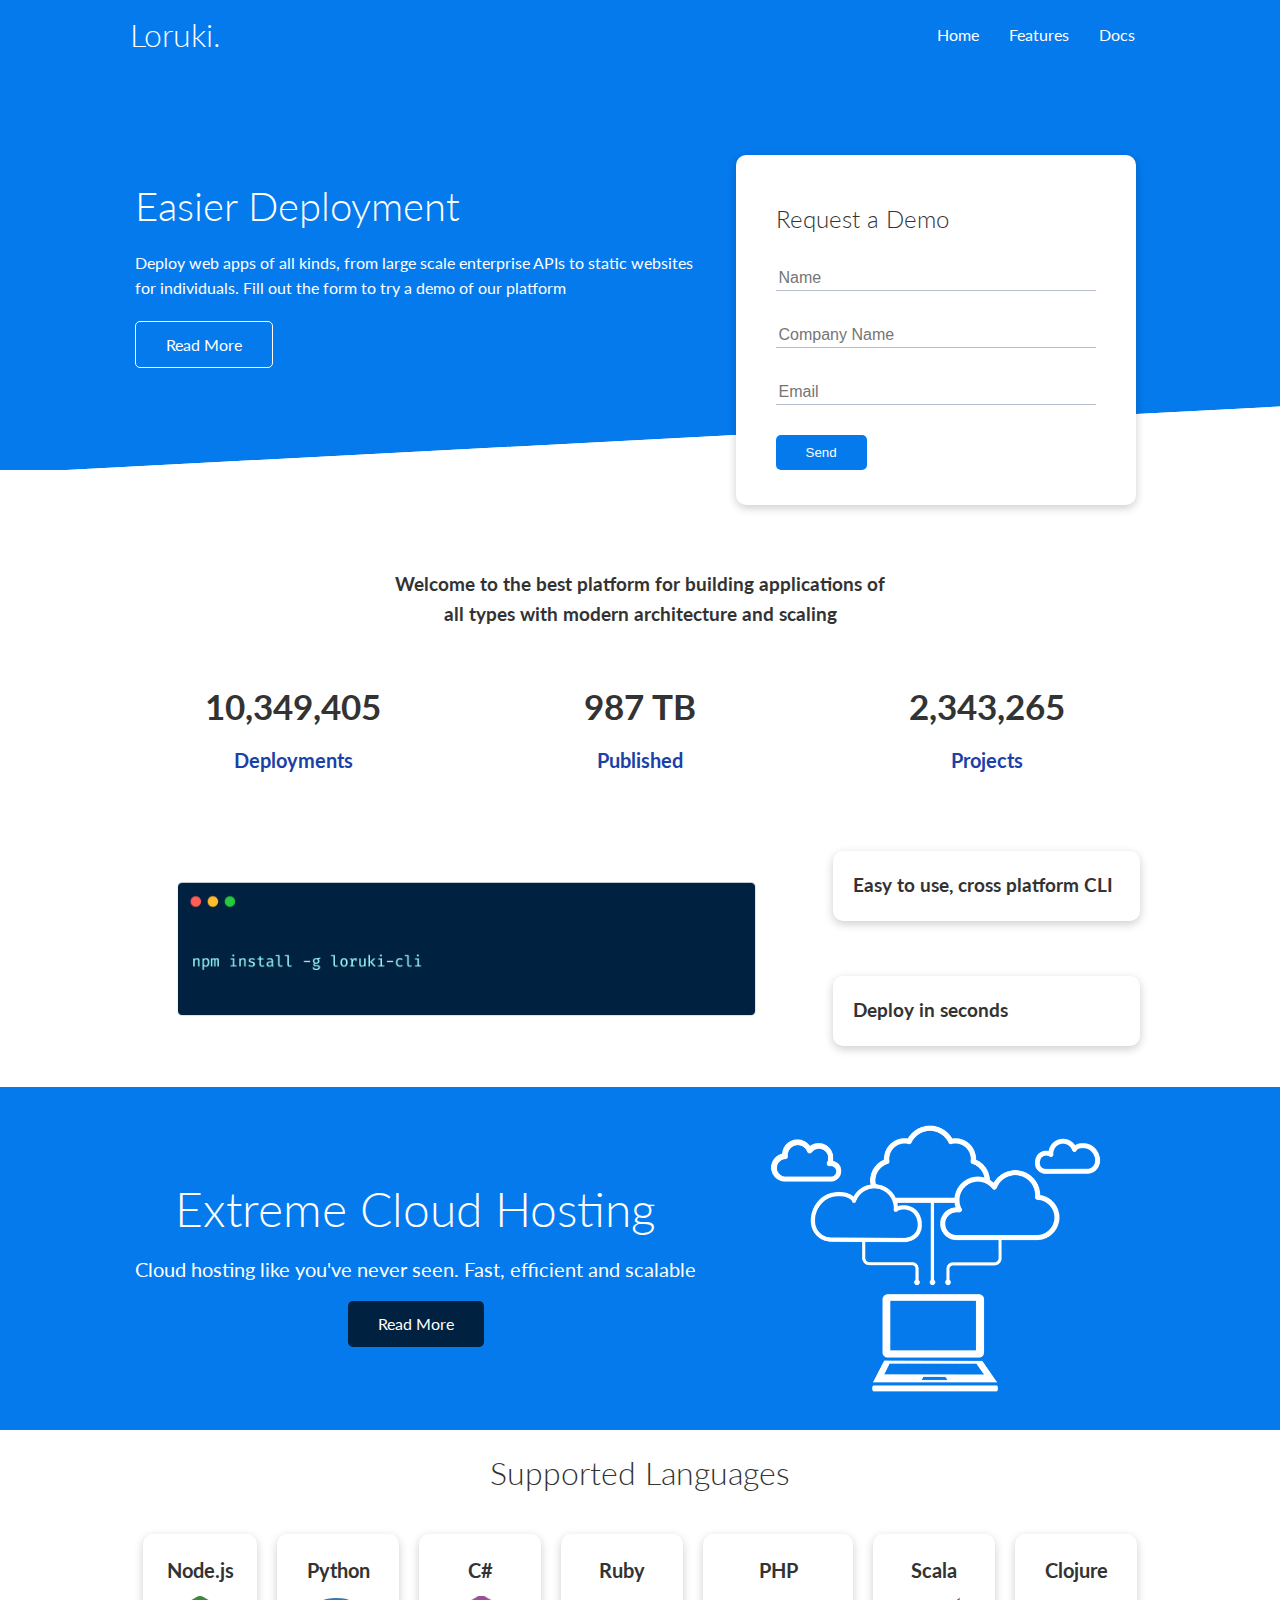
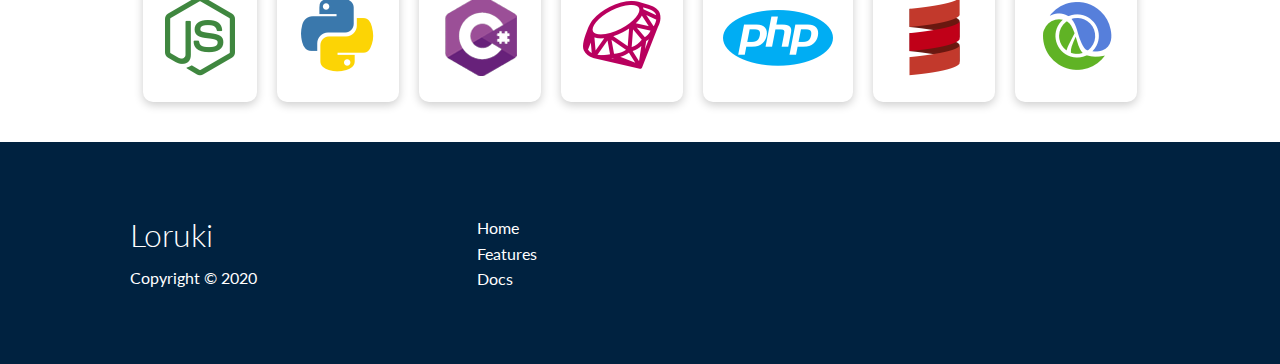
<file: loruki-website-master/index.html>
<!DOCTYPE html>
<html lang="en">
<head>
    <meta charset="UTF-8">
    <meta name="viewport" content="width=device-width, initial-scale=1.0">
    <link rel="stylesheet" href="https://cdnjs.cloudflare.com/ajax/libs/font-awesome/5.15.1/css/all.min.css" integrity="sha512-+4zCK9k+qNFUR5X+cKL9EIR+ZOhtIloNl9GIKS57V1MyNsYpYcUrUeQc9vNfzsWfV28IaLL3i96P9sdNyeRssA==" crossorigin="anonymous" />
    <link rel="stylesheet" href="css/utilities.css">
    <link rel="stylesheet" href="css/style.css">
    <title>Loruki | Cloud Hosting For Everyone</title>
</head>
<body>
    <!-- Navbar -->
    <div class="navbar">
        <div class="container flex">
            <h1 class="logo">Loruki.</h1>
            <nav>
                <ul>
                    <li><a href="index.html">Home</a></li>
                    <li><a href="features.html">Features</a></li>
                    <li><a href="docs.html">Docs</a></li>
                </ul>
            </nav>
        </div>
    </div>
    
    <!-- Showcase -->
    <section class="showcase">
        <div class="container grid">
            <div class="showcase-text">
                <h1>Easier Deployment</h1>
                <p>Deploy web apps of all kinds, from large scale enterprise APIs to static websites for individuals. Fill out the form to try a demo of our platform</p>
                <a href="features.html" class="btn btn-outline">Read More</a>
            </div>

            <div class="showcase-form card">
                <h2>Request a Demo</h2>
                 <!--  <form name="contact" netlify-honeypot="bot-field" method="POST" data-netlify="true">
                    <input type="hidden" name="form-name" value="contact">
                    <p class="hidden">
                        <label>Don’t fill this out if you're human: <input name="bot-field" /></label>
                      </p>
                    <div class="form-control">
                        <input type="text" name="name" placeholder="Name" required>
                    </div>
                    <div class="form-control">
                        <input type="text" name="company" placeholder="Company Name" required>
                    </div>
                    <div class="form-control">
                        <input type="email" name="email" placeholder="Email" required>
                    </div>
                    <input type="submit" value="Send" class="btn btn-primary">
                </form> -->
                 <form>
                    <div class="form-control">
                        <input type="text" name="name" placeholder="Name" required>
                    </div>
                    <div class="form-control">
                        <input type="text" name="company" placeholder="Company Name" required>
                    </div>
                    <div class="form-control">
                        <input type="email" name="email" placeholder="Email" required>
                    </div>
                    <input type="submit" value="Send" class="btn btn-primary">
                </form>
            </div>
        </div>
    </section>

    <!-- Stats -->
    <section class="stats">
        <div class="container">
            <h3 class="stats-heading text-center my-1">
                Welcome to the best platform for building applications of all types with modern architecture and scaling
            </h3>

            <div class="grid grid-3 text-center my-4">
                <div>
                    <i class="fas fa-server fa-3x"></i>
                    <h3>10,349,405</h3>
                    <p class="text-secondary">Deployments</p>
                </div>
                <div>
                    <i class="fas fa-upload fa-3x"></i>
                    <h3>987 TB</h3>
                    <p class="text-secondary">Published</p>
                </div>
                <div>
                    <i class="fas fa-project-diagram fa-3x"></i>
                    <h3>2,343,265</h3>
                    <p class="text-secondary">Projects</p>
                </div>
            </div>
        </div>
    </section>

    <!-- Cli -->
    <section class="cli">
        <div class="container grid">
            <img src="images/cli.png" alt="">
            <div class="card">
                <h3>Easy to use, cross platform CLI</h3>
            </div>
            <div class="card">
                <h3>Deploy in seconds</h3>
            </div>
        </div>
    </section>

    <!-- Cloud -->
    <section class="cloud bg-primary my-2 py-2">
        <div class="container grid">
            <div class="text-center">
                <h2 class="lg">Extreme Cloud Hosting</h2>
                <p class="lead my-1">Cloud hosting like you've never seen. Fast, efficient and scalable</p>
                <a href="features.html" class="btn btn-dark">Read More</a>
            </div>
            <img src="images/cloud.png" alt="">
        </div>
    </section>

    <!-- Languages -->
    <section class="languages">
        <h2 class="md text-center my-2">
            Supported Languages
        </h2>
        <div class="container flex">
            <div class="card">
                <h4>Node.js</h4>
                <img src="images/logos/node.png" alt="">
            </div>
            <div class="card">
                <h4>Python</h4>
                <img src="images/logos/python.png" alt="">
              </div>
              <div class="card">
                <h4>C#</h4>
                <img src="images/logos/csharp.png" alt="">
              </div>
              <div class="card">
                <h4>Ruby</h4>
                <img src="images/logos/ruby.png" alt="">
              </div>
              <div class="card">
                <h4>PHP</h4>
                <img src="images/logos/php.png" alt="">
              </div>
              <div class="card">
                <h4>Scala</h4>
                <img src="images/logos/scala.png" alt="">
              </div>
              <div class="card">
                <h4>Clojure</h4>
                <img src="images/logos/clojure.png" alt="">
              </div>
        </div>
    </section>

    <!-- Footer -->
    <footer class="footer bg-dark py-5">
        <div class="container grid grid-3">
            <div>
                <h1>Loruki
                </h1>
                <p>Copyright &copy; 2020</p>
            </div>
            <nav>
                <ul>
                    <li><a href="index.html">Home</a></li>
                    <li><a href="features.html">Features</a></li>
                    <li><a href="docs.html">Docs</a></li>
                </ul>
            </nav>
            <div class="social">
                <a href="#"><i class="fab fa-github fa-2x"></i></a>
                <a href="#"><i class="fab fa-facebook fa-2x"></i></a>
                <a href="#"><i class="fab fa-instagram fa-2x"></i></a>
                <a href="#"><i class="fab fa-twitter fa-2x"></i></a>
            </div>
        </div>
    </footer>
</body>
</html>
</file>
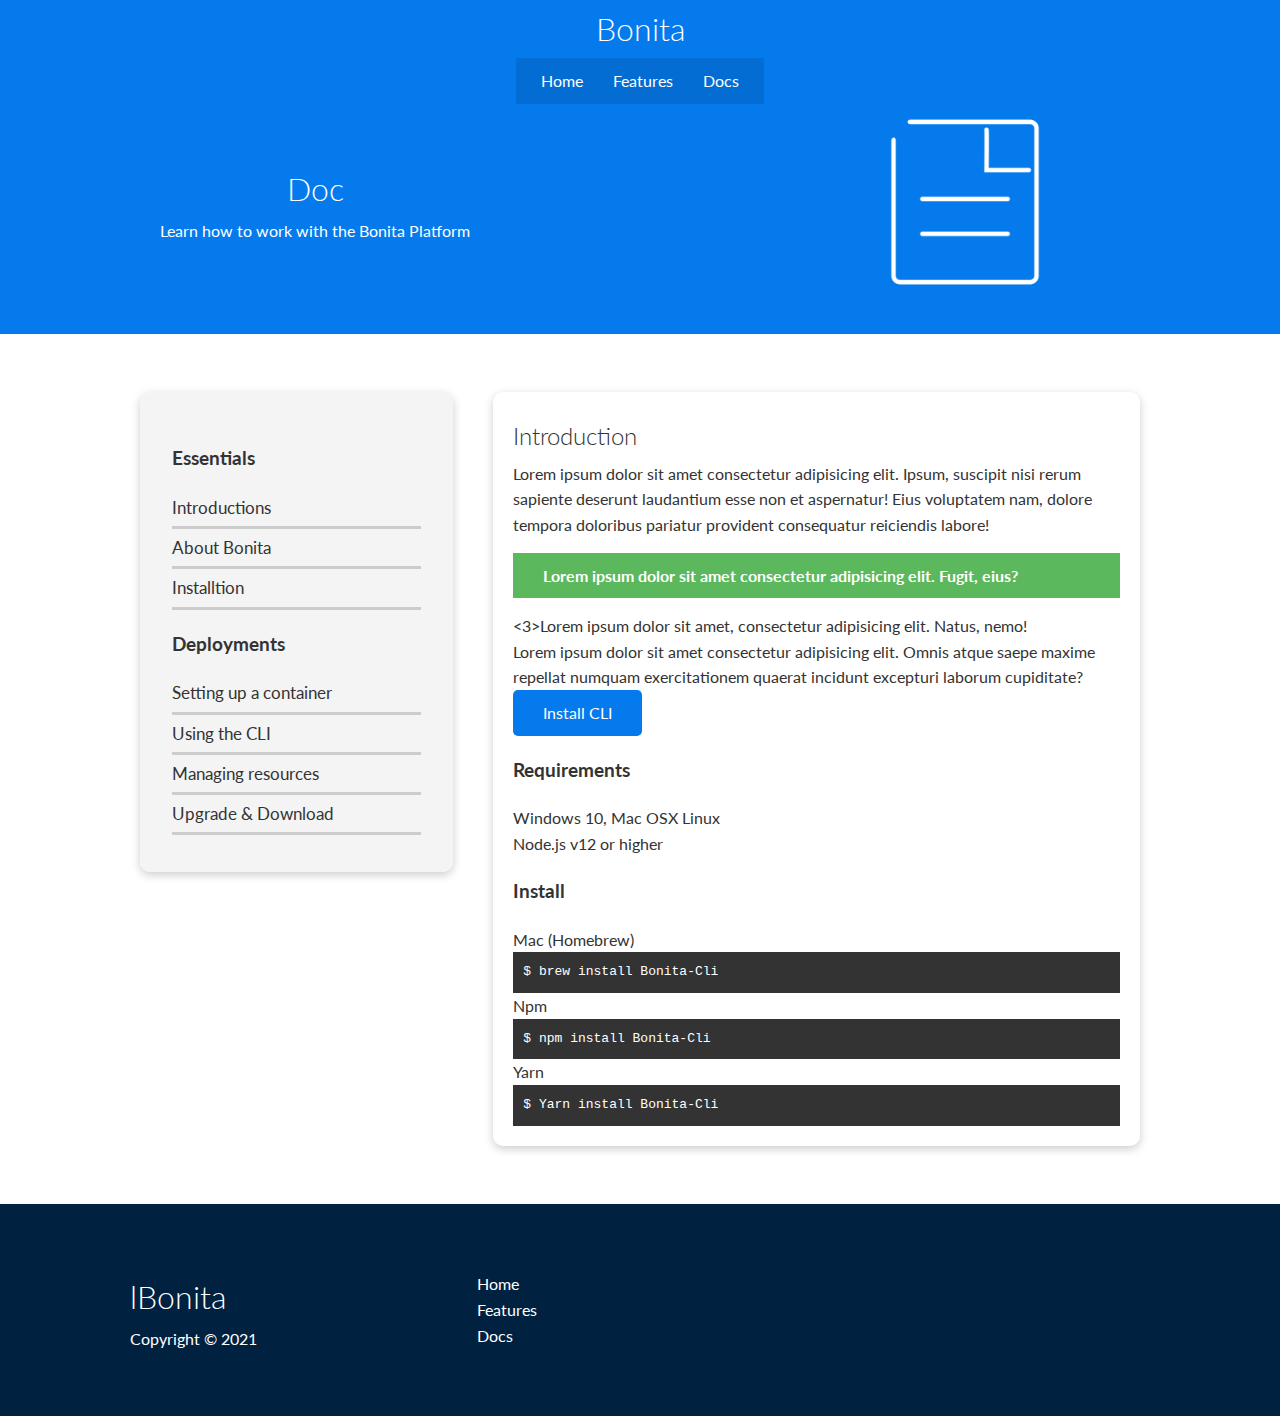
<file: css/Doc.html>
<!DOCTYPE html>
<html lang="en">
<head>
    <meta charset="UTF-8">
    <meta name="viewport" content="width=device-width, initial-scale=1.0">
    <link rel="stylesheet" href="../css/utilitites.css">
    <link rel="stylesheet" href="../css/style.css">
    <link rel="stylesheet" href="https://cdnjs.cloudflare.com/ajax/libs/font-awesome/5.15.1/css/all.min.css" integrity="sha512-+4zCK9k+qNFUR5X+cKL9EIR+ZOhtIloNl9GIKS57V1MyNsYpYcUrUeQc9vNfzsWfV28IaLL3i96P9sdNyeRssA==" crossorigin="anonymous" />
    <title>Loruki | Cloud hosting for everyone</title>
</head>
<body>
     <!-- Navbar -->
        <div class="navbar">
            <div class="contianer flex">
                <h1 class="logo">Bonita</h1>
                <nav>
                    <ul>
                        <li><a href="index.html">Home</a></li>
                        <li><a href="features.html">Features</a></li>
                        <li><a href="docs.html">Docs</a></li>
                    </ul>
                </nav>
            </div>

        </div>
 <!-- Head -->
 <section class="doc-head bg-primary py-3">
     <div class="contain grid">
        <div>
            <h1 class="xl">Doc</h1>
            <p>Learn how to work with the Bonita Platform</p>
        </div>
        <img src="..//loruki-website-master/images/docs.png"
     </div>
 </section>

 <!-- Doc main -->
 <section class="doc-main my-4">
     <div class="container grid">
         <div class="card bg-light p-3">
             <h3 class="my-2">Essentials</h3>
             <nav>
                 <ul><a class="text-primary">
                     <li><a href="#">Introductions</a></li>
                     <li><a href="#">About Bonita</a></li>
                     <li><a href="#">Installtion</a></li>
                 </ul>
             </nav>
             <h3 class="my-2">Deployments</h3>
             <nav>
                 <ul>
                     <li><a href="#">Setting up a container</a></li>
                     <li><a href="#">Using the CLI</a></li>
                     <li><a href="#">Managing resources</a></li>
                     <li><a href="#">Upgrade & Download</a></li>
                     
                 </ul>
             </nav>
         </div>
         <div class="card">
             <h2>Introduction</h2>
             <p>Lorem ipsum dolor sit amet consectetur adipisicing elit. Ipsum, 
                 suscipit nisi rerum sapiente deserunt laudantium esse non et aspernatur! 
                 Eius voluptatem nam, dolore tempora doloribus pariatur provident 
                 consequatur reiciendis labore!</p>

                 <div class="alert alert-success">
                     <i class="fas fa-info"></i> Lorem ipsum dolor sit amet consectetur adipisicing elit. Fugit, eius?
                 </div>

                 <3>Lorem ipsum dolor sit amet, consectetur adipisicing elit. Natus, nemo!</3>
                 <p>Lorem ipsum dolor sit amet consectetur adipisicing elit. Omnis atque saepe 
                     maxime repellat numquam exercitationem quaerat incidunt 
                     excepturi laborum cupiditate?</p>
                     <a href="#" class="btn btn-primary">Install CLI</a>

                     <h3>Requirements</h3>
                     <ul>
                         <li>Windows 10, Mac OSX Linux</li>
                         <li>Node.js v12 or higher</li>
                     </ul>

                     <h3>Install</h3>
                     <p>Mac (Homebrew)</p>
                     <pre>$ brew install Bonita-Cli<code></code></pre>
                     <p>Npm </p>
                     <pre>$ npm install Bonita-Cli<code></code></pre>
                     <p>Yarn</p>
                     <pre>$ Yarn install Bonita-Cli<code></code></pre>
         </div>
     </div>
 </section>
 
        <!-- Footer -->
        <footer class="footer bg-dark py-5">
            <div class="container grid grid-3">
             <div> 
               <h1>lBonita</h1>
            <p>Copyright &copy; 2021 </p>
            </div>
            <nav>
                <ul>
                    <li><a href="index.html">Home</a></li>
                    <li><a href="features.html">Features</a></li>
                    <li><a href="docs.html">Docs</a></li>
                </ul>
            </nav>
            <div class="social">
                <a href="#"><i class="fab fa-twitter fa-2x"></i></a>
                <a href="#"><i class="fab fa-facebook fa-2x"></i></a>
                <a href="#"><i class="fab fa-instagram fa-2x"></i></a>
                <a href="#"><i class="fab fa-github fa-2x"></i></a>
            </div>
             </div>
        </footer>
</body>
</html>
</file>
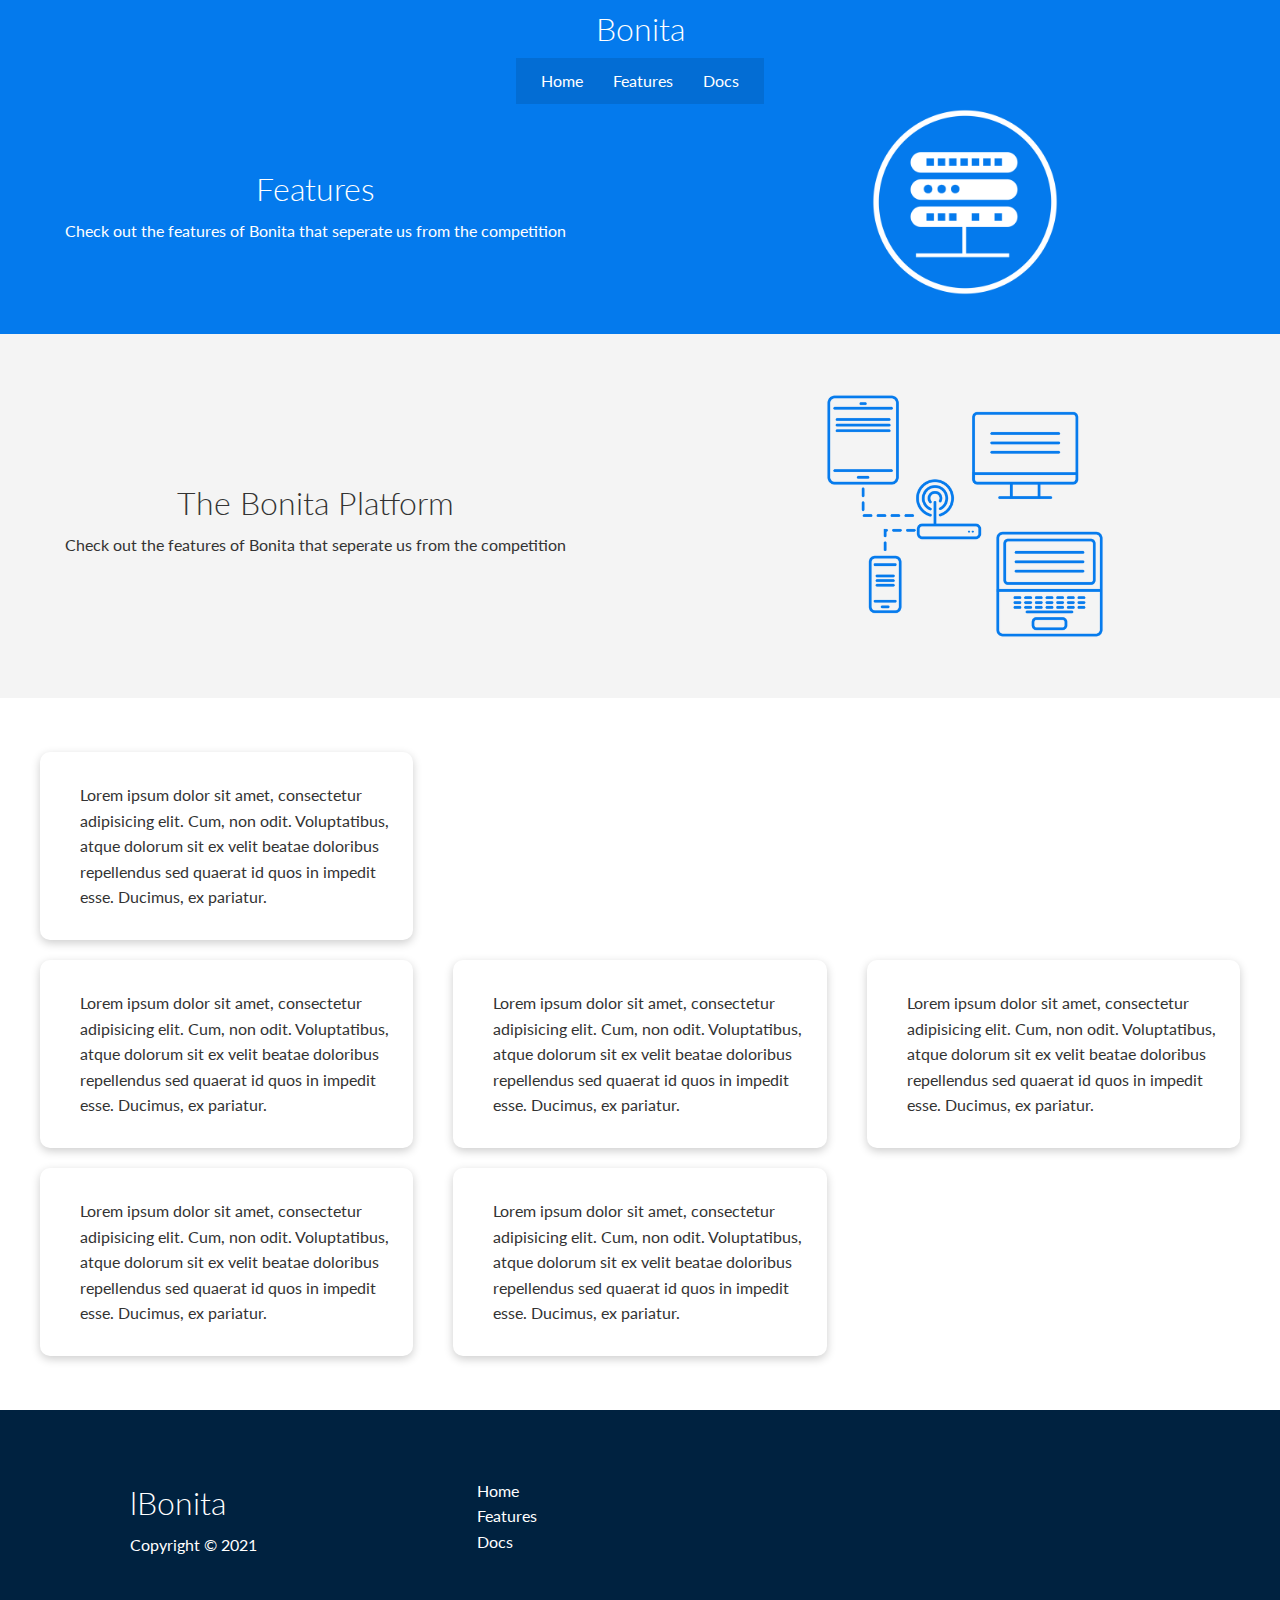
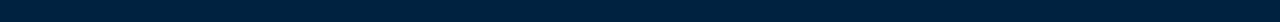
<file: css/Features.html>
<!DOCTYPE html>
<html lang="en">
<head>
    <meta charset="UTF-8">
    <meta name="viewport" content="width=device-width, initial-scale=1.0">
    <link rel="stylesheet" href="../css/utilitites.css">
    <link rel="stylesheet" href="../css/style.css">
    <link rel="stylesheet" href="https://cdnjs.cloudflare.com/ajax/libs/font-awesome/5.15.1/css/all.min.css" integrity="sha512-+4zCK9k+qNFUR5X+cKL9EIR+ZOhtIloNl9GIKS57V1MyNsYpYcUrUeQc9vNfzsWfV28IaLL3i96P9sdNyeRssA==" crossorigin="anonymous" />
    <title>Loruki | Cloud hosting for everyone</title>
</head>
<body>
     <!-- Navbar -->
        <div class="navbar">
            <div class="contianer flex">
                <h1 class="logo">Bonita</h1>
                <nav>
                    <ul>
                        <li><a href="index.html">Home</a></li>
                        <li><a href="features.html">Features</a></li>
                        <li><a href="docs.html">Docs</a></li>
                    </ul>
                </nav>
            </div>

        </div>
 <!-- Head -->
 <section class="features-head bg-primary py-3">
     <div class="contain grid">
        <div>
            <h1 class="xl">Features</h1>
            <p>Check out the features of Bonita that seperate us from the competition</p>
        </div>
        <img src="..//loruki-website-master/images/server.png"
     </div>
 </section>

 <!-- Sub head -->
 <section class="features-sub-head bg-light py-3">
     <div class="contain grid">
         <div>
             <h1 class="md">The Bonita Platform</h1>
             <p>Check out the features of Bonita that seperate us from the competition</p>  
         </div>
         <img src="..//loruki-website-master/images/server2.png"
     </div>
 </section>

 <section class="features-main my-2">
     <div class="contianer grid grid-3">
         <div class="card flex">
             <i class="fas fa-server fa-3x"></i>
             <p>Lorem ipsum dolor sit amet, consectetur adipisicing elit. Cum, non odit. Voluptatibus, atque dolorum sit ex velit beatae doloribus 
              repellendus sed quaerat id quos in impedit esse. Ducimus, ex pariatur.</p>
         </div>

         <div class="card flex">
            <i class="fas fa-network-wired fa-3x"></i>
            <p>Lorem ipsum dolor sit amet, consectetur adipisicing elit. Cum, non odit. Voluptatibus, atque dolorum sit ex velit beatae doloribus 
             repellendus sed quaerat id quos in impedit esse. Ducimus, ex pariatur.</p>
        </div>

        <div class="card flex">
            <i class="fas fa-laptop-code fa-3x"></i>
            <p>Lorem ipsum dolor sit amet, consectetur adipisicing elit. Cum, non odit. Voluptatibus, atque dolorum sit ex velit beatae doloribus 
             repellendus sed quaerat id quos in impedit esse. Ducimus, ex pariatur.</p>
        </div>

        <div class="card flex">
            <i class="fas fa-database fa-3x"></i>
            <p>Lorem ipsum dolor sit amet, consectetur adipisicing elit. Cum, non odit. Voluptatibus, atque dolorum sit ex velit beatae doloribus 
             repellendus sed quaerat id quos in impedit esse. Ducimus, ex pariatur.</p>
        </div>

        <div class="card flex">
            <i class="fas fa-power-off fa-3x"></i>
            <p>Lorem ipsum dolor sit amet, consectetur adipisicing elit. Cum, non odit. Voluptatibus, atque dolorum sit ex velit beatae doloribus 
             repellendus sed quaerat id quos in impedit esse. Ducimus, ex pariatur.</p>
        </div>

        <div class="card flex">
            <i class="fas fa-upload fa-3x"></i>
            <p>Lorem ipsum dolor sit amet, consectetur adipisicing elit. Cum, non odit. Voluptatibus, atque dolorum sit ex velit beatae doloribus 
             repellendus sed quaerat id quos in impedit esse. Ducimus, ex pariatur.</p>
        </div>

     </div>
 </section>
        <!-- Footer -->
        <footer class="footer bg-dark py-5">
            <div class="container grid grid-3">
             <div> 
               <h1>lBonita</h1>
            <p>Copyright &copy; 2021 </p>
            </div>
            <nav>
                <ul>
                    <li><a href="index.html">Home</a></li>
                    <li><a href="features.html">Features</a></li>
                    <li><a href="docs.html">Docs</a></li>
                </ul>
            </nav>
            <div class="social">
                <a href="#"><i class="fab fa-twitter fa-2x"></i></a>
                <a href="#"><i class="fab fa-facebook fa-2x"></i></a>
                <a href="#"><i class="fab fa-instagram fa-2x"></i></a>
                <a href="#"><i class="fab fa-github fa-2x"></i></a>
            </div>
             </div>
        </footer>
</body>
</html>
</file>
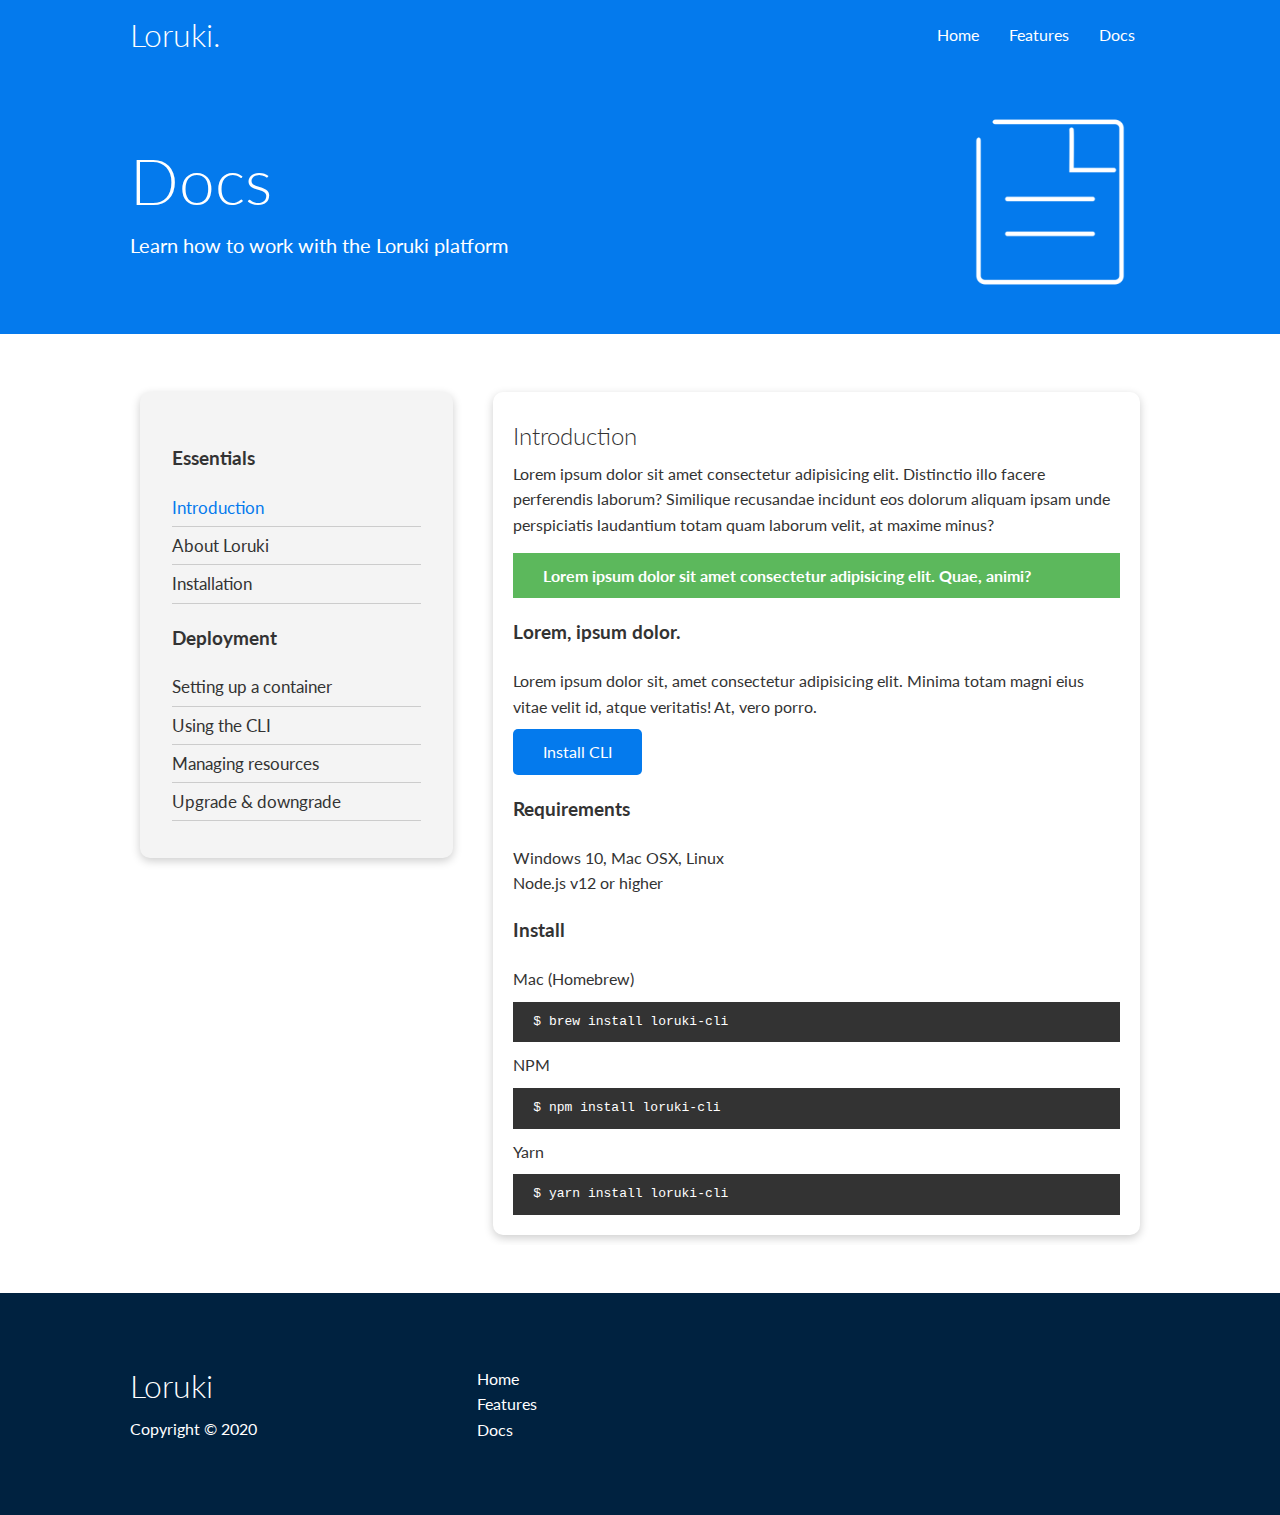
<file: loruki-website-master/docs.html>
<!DOCTYPE html>
<html lang="en">
<head>
    <meta charset="UTF-8">
    <meta name="viewport" content="width=device-width, initial-scale=1.0">
    <link rel="stylesheet" href="https://cdnjs.cloudflare.com/ajax/libs/font-awesome/5.15.1/css/all.min.css" integrity="sha512-+4zCK9k+qNFUR5X+cKL9EIR+ZOhtIloNl9GIKS57V1MyNsYpYcUrUeQc9vNfzsWfV28IaLL3i96P9sdNyeRssA==" crossorigin="anonymous" />
    <link rel="stylesheet" href="css/utilities.css">
    <link rel="stylesheet" href="css/style.css">
    <title>Loruki | Cloud Hosting For Everyone</title>
</head>
<body>
    <!-- Navbar -->
    <div class="navbar">
        <div class="container flex">
            <h1 class="logo">Loruki.</h1>
            <nav>
                <ul>
                    <li><a href="index.html">Home</a></li>
                    <li><a href="features.html">Features</a></li>
                    <li><a href="docs.html">Docs</a></li>
                </ul>
            </nav>
        </div>
    </div>

    <!-- Head -->
    <section class="docs-head bg-primary py-3">
        <div class="container grid">
            <div>
                <h1 class="xl">Docs</h1>
                <p class="lead">
                    Learn how to work with the Loruki platform
                </p>
            </div>
            <img src="images/docs.png" alt="">
        </div>
    </section>

    <!-- Docs main -->
    <section class="docs-main my-4">
        <div class="container grid">
            <div class="card bg-light p-3">
                <h3 class="my-2">Essentials</h3>
                <nav>
                    <ul>
                        <li><a class="text-primary" href="#">Introduction</a></li>
                        <li><a href="#">About Loruki</a></li>
                        <li><a href="#">Installation</a></li>
                    </ul>
                </nav>

                <h3 class="my-2">Deployment</h3>
                <nav>
                    <ul>
                        <li><a href="#">Setting up a container</a></li>
							<li><a href="#">Using the CLI</a></li>
							<li><a href="#">Managing resources</a></li>
							<li><a href="#">Upgrade & downgrade</a></li>
                    </ul>
                </nav>
            </div>
            <div class="card">
                <h2>Introduction</h2>
                <p>Lorem ipsum dolor sit amet consectetur adipisicing elit. Distinctio illo facere perferendis laborum? Similique recusandae incidunt eos dolorum aliquam ipsam unde perspiciatis laudantium totam quam laborum velit, at maxime minus?</p>

                <div class="alert alert-success">
                    <i class="fas fa-info"></i> Lorem ipsum dolor sit amet consectetur adipisicing elit. Quae, animi?
                </div>

                <h3>Lorem, ipsum dolor.</h3>
                <p>Lorem ipsum dolor sit, amet consectetur adipisicing elit. Minima totam magni eius vitae velit id, atque veritatis! At, vero porro.</p>
                <a href="#" class="btn btn-primary">Install CLI</a>

                <h3>Requirements</h3>
                <ul>
                    <li>Windows 10, Mac OSX, Linux</li>
                    <li>Node.js v12 or higher</li>
                </ul>

                <h3>Install</h3>
                <p>Mac (Homebrew)</p>
                <pre><code>$ brew install loruki-cli</code></pre>
                <p>NPM</p>
                <pre><code>$ npm install loruki-cli</code></pre>
                <p>Yarn</p>
                <pre><code>$ yarn install loruki-cli</code></pre>

            </div>
        </div>
    </section>
    
    <!-- Footer -->
    <footer class="footer bg-dark py-5">
        <div class="container grid grid-3">
            <div>
                <h1>Loruki
                </h1>
                <p>Copyright &copy; 2020</p>
            </div>
            <nav>
                <ul>
                    <li><a href="index.html">Home</a></li>
                    <li><a href="features.html">Features</a></li>
                    <li><a href="docs.html">Docs</a></li>
                </ul>
            </nav>
            <div class="social">
                <a href="#"><i class="fab fa-github fa-2x"></i></a>
                <a href="#"><i class="fab fa-facebook fa-2x"></i></a>
                <a href="#"><i class="fab fa-instagram fa-2x"></i></a>
                <a href="#"><i class="fab fa-twitter fa-2x"></i></a>
            </div>
        </div>
    </footer>
</body>
</html>
</file>
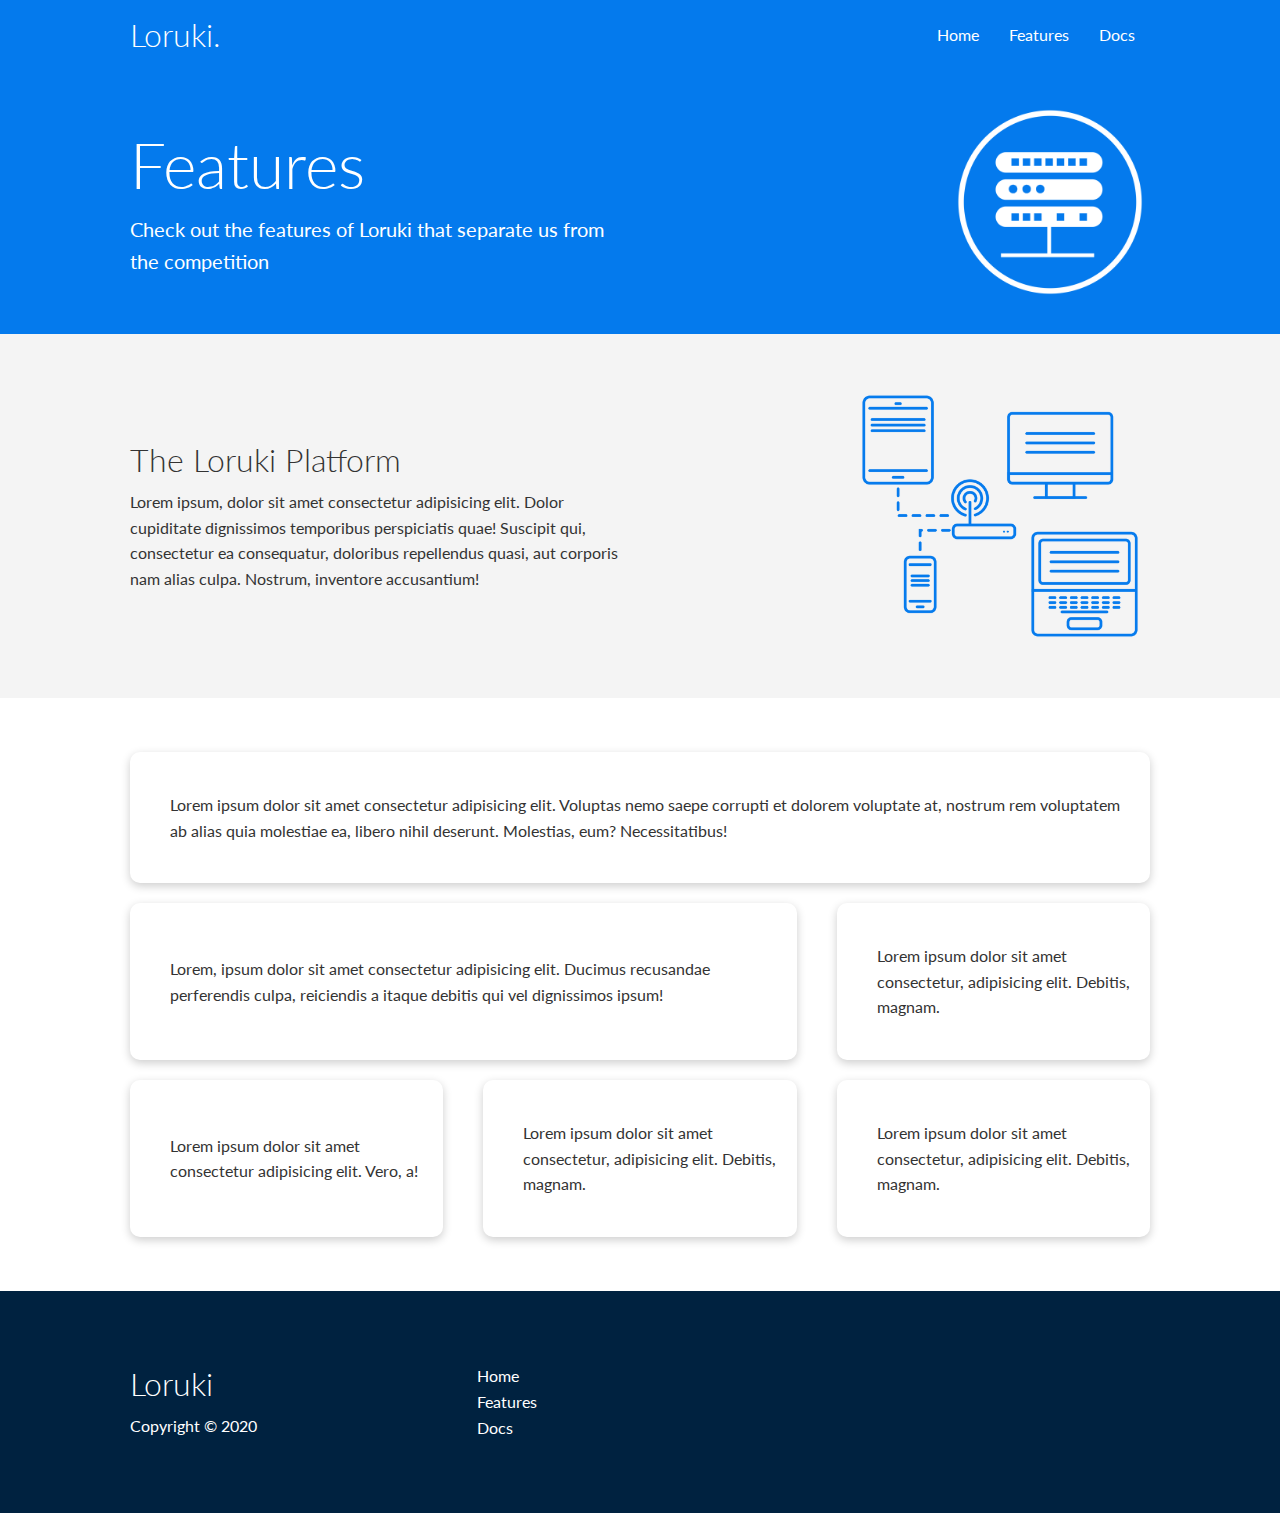
<file: loruki-website-master/features.html>
<!DOCTYPE html>
<html lang="en">
<head>
    <meta charset="UTF-8">
    <meta name="viewport" content="width=device-width, initial-scale=1.0">
    <link rel="stylesheet" href="https://cdnjs.cloudflare.com/ajax/libs/font-awesome/5.15.1/css/all.min.css" integrity="sha512-+4zCK9k+qNFUR5X+cKL9EIR+ZOhtIloNl9GIKS57V1MyNsYpYcUrUeQc9vNfzsWfV28IaLL3i96P9sdNyeRssA==" crossorigin="anonymous" />
    <link rel="stylesheet" href="css/utilities.css">
    <link rel="stylesheet" href="css/style.css">
    <title>Loruki | Cloud Hosting For Everyone</title>
</head>
<body>
    <!-- Navbar -->
    <div class="navbar">
        <div class="container flex">
            <h1 class="logo">Loruki.</h1>
            <nav>
                <ul>
                    <li><a href="index.html">Home</a></li>
                    <li><a href="features.html">Features</a></li>
                    <li><a href="docs.html">Docs</a></li>
                </ul>
            </nav>
        </div>
    </div>

    <!-- Head -->
    <section class="features-head bg-primary py-3">
        <div class="container grid">
            <div>
                <h1 class="xl">Features</h1>
                <p class="lead">
                    Check out the features of Loruki that separate us from the
						competition
                </p>
            </div>
            <img src="images/server.png" alt="">
        </div>
    </section>

    <!-- Sub head -->
    <section class="features-sub-head bg-light py-3">
        <div class="container grid">
            <div>
                <h1 class="md">The Loruki Platform</h1>
                <p>
                    Lorem ipsum, dolor sit amet consectetur adipisicing elit. Dolor cupiditate dignissimos temporibus perspiciatis quae! Suscipit qui, consectetur ea consequatur, doloribus repellendus quasi, aut corporis nam alias culpa. Nostrum, inventore accusantium!
                </p>
            </div>
            <img src="images/server2.png" alt="">
        </div>
    </section>

    <section class="features-main my-2">
        <div class="container grid grid-3">
            <div class="card flex">
                <i class="fas fa-server fa-3x"></i>
                <p>Lorem ipsum dolor sit amet consectetur adipisicing elit. Voluptas nemo saepe corrupti et dolorem voluptate at, nostrum rem voluptatem ab alias quia molestiae ea, libero nihil deserunt. Molestias, eum? Necessitatibus!</p>
            </div>
            <div class="card flex">
                <i class="fas fa-network-wired fa-3x"></i>
                <p>
                    Lorem, ipsum dolor sit amet consectetur adipisicing elit. Ducimus
                    recusandae perferendis culpa, reiciendis a itaque debitis qui vel
                    dignissimos ipsum!
                </p>
            </div>
            <div class="card flex">
                <i class="fas fa-laptop-code fa-3x"></i>
                <p>
                    Lorem ipsum dolor sit amet consectetur, adipisicing elit. Debitis,
                    magnam.
                </p>
            </div>
            <div class="card flex">
                <i class="fas fa-database fa-3x"></i>
                <p>
                    Lorem ipsum dolor sit amet consectetur adipisicing elit. Vero, a!
                </p>
            </div>
            <div class="card flex">
                <i class="fas fa-power-off fa-3x"></i>
                <p>
                    Lorem ipsum dolor sit amet consectetur, adipisicing elit. Debitis,
                    magnam.
                </p>
            </div>
            <div class="card flex">
                <i class="fas fa-upload fa-3x"></i>
                <p>
                    Lorem ipsum dolor sit amet consectetur, adipisicing elit. Debitis,
                    magnam.
                </p>
            </div>
        </div>
    </section>

    <!-- Footer -->
    <footer class="footer bg-dark py-5">
        <div class="container grid grid-3">
            <div>
                <h1>Loruki
                </h1>
                <p>Copyright &copy; 2020</p>
            </div>
            <nav>
                <ul>
                    <li><a href="index.html">Home</a></li>
                    <li><a href="features.html">Features</a></li>
                    <li><a href="docs.html">Docs</a></li>
                </ul>
            </nav>
            <div class="social">
                <a href="#"><i class="fab fa-github fa-2x"></i></a>
                <a href="#"><i class="fab fa-facebook fa-2x"></i></a>
                <a href="#"><i class="fab fa-instagram fa-2x"></i></a>
                <a href="#"><i class="fab fa-twitter fa-2x"></i></a>
            </div>
        </div>
    </footer>
</body>
</html>
</file>
<file: loruki-website-master/css/utilities.css>
.container {
  max-width: 1100px;
  margin: 0 auto;
  overflow: auto;
  padding: 0 40px;
}

.card {
  background-color: #fff;
  color: #333;
  border-radius: 10px;
  box-shadow: 0 3px 10px rgba(0, 0, 0, 0.2);
  padding: 20px;
  margin: 10px;
}

.btn {
  display: inline-block;
  padding: 10px 30px;
  cursor: pointer;
  background: var(--primary-color);
  color: #fff;
  border: none;
  border-radius: 5px;
}

.btn-outline {
  background-color: transparent;
  border: 1px #fff solid;
}

.btn:hover {
  transform: scale(0.98);
}

/* Backgrounds & colored buttons */
.bg-primary,
.btn-primary {
  background-color: var(--primary-color);
  color: #fff;
}

.bg-secondary,
.btn-secondary {
  background-color: var(--secondary-color);
  color: #fff;
}

.bg-dark,
.btn-dark {
  background-color: var(--dark-color);
  color: #fff;
}

.bg-light,
.btn-light {
  background-color: var(--light-color);
  color: #333;
}

.bg-primary a,
.btn-primary a,
.bg-secondary a,
.btn-secondary a,
.bg-dark a,
.btn-dark a {
  color: #fff;
}

/* Text colors */
.text-primary {
  color: var(--primary-color);
}

.text-secondary {
  color: var(--secondary-color);
}

.text-dark {
  color: var(--dark-color);
}

.text-light {
  color: var(--light-color);
}

/* Text sizes */
.lead {
  font-size: 20px;
}

.sm {
  font-size: 1rem;
}

.md {
  font-size: 2rem;
}

.lg {
  font-size: 3rem;
}

.xl {
  font-size: 4rem;
}

.text-center {
  text-align: center;
}

/* Alert */
.alert {
  background-color: var(--light-color);
  padding: 10px 20px;
  font-weight: bold;
  margin: 15px 0;
}

.alert i {
  margin-right: 10px;
}

.alert-success {
  background-color: var(--success-color);
  color: #fff;
}

.alert-error {
  background-color: var(--error-color);
  color: #fff;
}

.flex {
  display: flex;
  justify-content: center;
  align-items: center;
  height: 100%;
}

.grid {
  display: grid;
  grid-template-columns: repeat(2, 1fr);
  gap: 20px;
  justify-content: center;
  align-items: center;
  height: 100%;
}

.grid-3 {
  grid-template-columns: repeat(3, 1fr);
}

/* Margin */
.my-1 {
  margin: 1rem 0;
}

.my-2 {
  margin: 1.5rem 0;
}

.my-3 {
  margin: 2rem 0;
}

.my-4 {
  margin: 3rem 0;
}

.my-5 {
  margin: 4rem 0;
}

.m-1 {
  margin: 1rem;
}

.m-2 {
  margin: 1.5rem;
}

.m-3 {
  margin: 2rem;
}

.m-4 {
  margin: 3rem;
}

.m-5 {
  margin: 4rem;
}

/* Padding */
.py-1 {
  padding: 1rem 0;
}

.py-2 {
  padding: 1.5rem 0;
}

.py-3 {
  padding: 2rem 0;
}

.py-4 {
  padding: 3rem 0;
}

.py-5 {
  padding: 4rem 0;
}

.p-1 {
  padding: 1rem;
}

.p-2 {
  padding: 1.5rem;
}

.p-3 {
  padding: 2rem;
}

.p-4 {
  padding: 3rem;
}

.p-5 {
  padding: 4rem;
}
</file>
<file: loruki-website-master/css/style.css>
@import url('https://fonts.googleapis.com/css2?family=Lato:wght@300&display=swap');

:root {
  --primary-color: #047aed;
  --secondary-color: #1c3fa8;
  --dark-color: #002240;
  --light-color: #f4f4f4;
  --success-color: #5cb85c;
  --error-color: #d9534f;
}

* {
  box-sizing: border-box;
  padding: 0;
  margin: 0;
}

body {
  font-family: 'Lato', sans-serif;
  color: #333;
  line-height: 1.6;
}

ul {
  list-style-type: none;
}

a {
  text-decoration: none;
  color: #333;
}

h1,
h2 {
  font-weight: 300;
  line-height: 1.2;
  margin: 10px 0;
}

p {
  margin: 10px 0;
}

img {
  width: 100%;
}

code,
pre {
  background: #333;
  color: #fff;
  padding: 10px;
}

.hidden {
  visibility: hidden;
  height: 0;
}

/* Navbar */
.navbar {
  background-color: var(--primary-color);
  color: #fff;
  height: 70px;
}

.navbar ul {
  display: flex;
}

.navbar a {
  color: #fff;
  padding: 10px;
  margin: 0 5px;
}

.navbar a:hover {
  border-bottom: 2px #fff solid;
}

.navbar .flex {
  justify-content: space-between;
}

/* Showcase */
.showcase {
  height: 400px;
  background-color: var(--primary-color);
  color: #fff;
  position: relative;
}

.showcase h1 {
  font-size: 40px;
}

.showcase p {
  margin: 20px 0;
}

.showcase .grid {
  overflow: visible;
  grid-template-columns: 55% auto;
  gap: 30px;
}

.showcase-text {
  animation: slideInFromLeft 1s ease-in;
}

.showcase-form {
  position: relative;
  top: 60px;
  height: 350px;
  width: 400px;
  padding: 40px;
  z-index: 100;
  justify-self: flex-end;
  animation: slideInFromRight 1s ease-in;
}

.showcase-form .form-control {
  margin: 30px 0;
}

.showcase-form input[type='text'],
.showcase-form input[type='email'] {
  border: 0;
  border-bottom: 1px solid #b4becb;
  width: 100%;
  padding: 3px;
  font-size: 16px;
}

.showcase-form input:focus {
  outline: none;
}

.showcase::before,
.showcase::after {
  content: '';
  position: absolute;
  height: 100px;
  bottom: -70px;
  right: 0;
  left: 0;
  background: #fff;
  transform: skewY(-3deg);
  -webkit-transform: skewY(-3deg);
  -moz-transform: skewY(-3deg);
  -ms-transform: skewY(-3deg);
}

/* Stats */
.stats {
  padding-top: 100px;
  animation: slideInFromBottom 1s ease-in;
}

.stats-heading {
  max-width: 500px;
  margin: auto;
}

.stats .grid h3 {
  font-size: 35px;
}

.stats .grid p {
  font-size: 20px;
  font-weight: bold;
}

/* Cli */
.cli .grid {
  grid-template-columns: repeat(3, 1fr);
  grid-template-rows: repeat(2, 1fr);
}

.cli .grid > *:first-child {
  grid-column: 1 / span 2;
  grid-row: 1 / span 2;
}

/* Cloud */
.cloud .grid {
  grid-template-columns: 4fr 3fr;
}

/* Languages */

.languages .flex {
  flex-wrap: wrap;
}

.languages .card {
  text-align: center;
  margin: 18px 10px 40px;
  transition: transform 0.2s ease-in;
}

.languages .card h4 {
  font-size: 20px;
  margin-bottom: 10px;
}

.languages .card:hover {
  transform: translateY(-15px);
}

/* Features */
.features-head img,
.docs-head img {
  width: 200px;
  justify-self: flex-end;
}

.features-sub-head img {
  width: 300px;
  justify-self: flex-end;
}

.features-main .card > i {
  margin-right: 20px;
}

.features-main .grid {
  padding: 30px;
}

.features-main .grid > *:first-child {
  grid-column: 1 / span 3;
}

.features-main .grid > *:nth-child(2) {
  grid-column: 1 / span 2;
}

/* Docs */
.docs-main h3 {
  margin: 20px 0;
}

.docs-main .grid {
  grid-template-columns: 1fr 2fr;
  align-items: flex-start;
}

.docs-main nav li {
  font-size: 17px;
  padding-bottom: 5px;
  margin-bottom: 5px;
  border-bottom: 1px #ccc solid;
}

.docs-main a:hover {
  font-weight: bold;
}

/* Footer */
.footer .social a {
  margin: 0 10px;
}

/* Animations */
@keyframes slideInFromLeft {
  0% {
    transform: translateX(-100%);
  }

  100% {
    transform: translateX(0);
  }
}

@keyframes slideInFromRight {
  0% {
    transform: translateX(100%);
  }

  100% {
    transform: translateX(0);
  }
}

@keyframes slideInFromTop {
  0% {
    transform: translateY(-100%);
  }

  100% {
    transform: translateX(0);
  }
}

@keyframes slideInFromBottom {
  0% {
    transform: translateY(100%);
  }

  100% {
    transform: translateX(0);
  }
}

/* Tablets and under */
@media (max-width: 768px) {
  .grid,
  .showcase .grid,
  .stats .grid,
  .cli .grid,
  .cloud .grid,
  .features-main .grid,
  .docs-main .grid {
    grid-template-columns: 1fr;
    grid-template-rows: 1fr;
  }

  .showcase {
    height: auto;
  }

  .showcase-text {
    text-align: center;
    margin-top: 40px;
    animation: slideInFromTop 1s ease-in;
  }

  .showcase-form {
    justify-self: center;
    margin: auto;
    animation: slideInFromBottom 1s ease-in;
  }

  .cli .grid > *:first-child {
    grid-column: 1;
    grid-row: 1;
  }

  .features-head,
  .features-sub-head,
  .docs-head {
    text-align: center;
  }

  .features-head img,
  .features-sub-head img,
  .docs-head img {
    justify-self: center;
  }

  .features-main .grid > *:first-child,
  .features-main .grid > *:nth-child(2) {
    grid-column: 1;
  }
}

/* Mobile */
@media (max-width: 500px) {
  .navbar {
    height: 110px;
  }

  .navbar .flex {
    flex-direction: column;
  }

  .navbar ul {
    padding: 10px;
    background-color: rgba(0, 0, 0, 0.1);
  }
  
  .showcase-form {
    width: 300px;
  }
}
</file>
<file: css/utilitites.css>
/* Utilites */
.container {
    max-width: 1100px;
    margin: 0 auto;
    overflow: auto;
    padding: 0 40px;
}

.card {
    background-color: #fff;
    color: #333;
    border-radius: 10px;
    box-shadow: 0 3px 10px rgba(0, 0, 0, 0.2);
    padding: 20px;
    margin: 10px;
}

.btn {
    display: inline-block;
    padding: 10px 30px;
    cursor: pointer;
    background: var(--primary-color);
    color: #fff;
    border: none;
    border-radius: 5px;
}
.btn-outline {
    background-color: transparent;
    border: 1px #fff solid;
}

.btn:hover {
    transform: scale(0.98);
}

/* Background & coloured buttons */
.bg-primary, 
.btn-primary {
    background: var(--primary-color);
    color: #fff;
}

.bg-secondary, 
.btn-secondary {
    background: var(--secondary-color);
    color: #fff;
}
.bg-dark, 
.btn-dark {
    background: var(--dark-color);
    color: #fff;
}

.bg-light, 
.btn-light {
    background: var(--light-color);
    color: #333;
}

.bg-primary a,
.btn-primary a,
.bg-secondary a,
.btn-secondary a,
.bg-dark a,
.btn-dark a {
color: white;
}

/* Text Colors */
.text-primary {
   color: var(--primary-color);
}


.text-secondary {
color: var(--secondary-color); 
}
.text-dark {
color: var(--dark-color);  
}

.text-light {
color: var(--light-color);  
}

/* Text Sizes */
.lead {
    font-size: 20px;
}

.sm {
    font-size: 1rem;
}
.md {
    font-size: 2rem;
}

.lg {
    font-size: 3rem;
}
.lx {
    font-size: 4rem;
}

.text-center {
    text-align: center;
}

/* Alert */
.alert {
    background-color: var(--light-color);
    padding: 10px 20px;
    font-weight: bold;
    margin: 15px 0;
}
.alert i {
    margin-right: 10px;
}

.alert-success {
    background-color: var(--success-color);
    color: #fff;
}

.alert-error {
    background-color: var(--error-color);
    color: #fff;
}

.flex {
    display: flex;
    justify-content: center;
    align-items: center;
    height: 100%;
}

.grid {
    display: grid;
    grid-template-columns: repeat(2, 1fr);
    gap: 20px;
    justify-content: center;
    align-items: center;
    height: 100%;
}
.grid-3 {
    grid-template-columns: repeat(3, 1fr);
}

/* Margin */
.my-1 {
    margin: 1rem 0; 
}
.my-2 {
    margin: 1.5rem 0; 
}
.my-3 {
    margin: 2rem 0; 
}
.my-4 {
    margin: 3rem 0; 
}
.my-5 {
    margin: 4rem 0; 
}
.m-1 {
    margin: 1rem; 
}
.m-2 {
    margin: 1.5rem; 
}
.m-3 {
    margin: 2rem; 
}
.m-4 {
    margin: 3rem; 
}
.m-5 {
    margin: 4rem; 
}
/* Padding */
.py-1 {
    padding: 1rem 0; 
}
.py-2 {
    padding: 1.5rem 0; 
}
.py-3 {
    padding: 2rem 0; 
}
.py-4 {
    padding: 3rem 0; 
}
.py-5 {
    padding: 4rem 0; 
}
.p-1 {
    padding: 1rem; 
}
.p-2 {
    padding: 1.5rem; 
}
.p-3 {
    padding: 2rem; 
}
.p-4 {
    padding: 3rem; 
}
.p-5 {
   padding: 4rem; 
}
</file>
<file: css/style.css>
@import url('https://fonts.googleapis.com/css2?family=Lato:wght@300&display=swap');

:root {
    --primary-color: #047aed;
    --secondary-color: #1c3fa8;
    --dark-color: #002240;
    --light-color: #f4f4f4f4;
    --success-color: #5cb85c;
    --error-color:#d9534f;
}
* { 
    box-sizing: border-box;
    padding: 0;
    margin: 0;
}

body {
    font-family: 'Lato', sans-serif;
    color: #333;
    line-height: 1.6;
}

ul {
    list-style-type: none;
}

a {
    text-decoration: none;
    color: #333;
}

h1,
h2 {
    font-weight: 300;
    line-height: 1.2;
    margin: 10px 0;
}

p {
    margin: 10px, 0;
}

img {
    width: 100%; 
}

code, 
pre {
    background-color: #333;
    color: #fff;
    padding: 10px;
}

.hidden {
    visibility: hidden;
    height: 0;
}
/* Navbar */
.navbar {
    background-color: var(--primary-color);
    color: #fff;
    height: 70px;
}

.navbar ul {
    display: flex;
}
.navbar a {
    color: #fff;
    padding: 10px;
    margin: 0 5px;
}

.navbar a:hover {
    border-bottom: 2px #fff solid;
}
.navbar .flex {
    justify-content: space-between;
}
/* Showcase */

.showcase {
    height: 400px;
    background-color: var(--primary-color);
    color: #fff;
    position: relative;
}
.showcase h1 {
    font-size: 40px;
}

.showcase p {
    margin: 20px 0;
}

.showcase .grid {
    overflow: visible;
    grid-template-columns: 55% 45%;
    gap: 30px;
}


.showcase-text {
    animation: slideInFromLeft 1s ease-in;
}
.showcase-form {
 position: relative;
 top: 60px;
 height: 350px;
 width: 400px;
 padding: 40px;
 z-index: 100;
 animation: slideInFromRight 1s ease-in; 
}

.showcase-form .form-control {
    margin: 30px 0;
}

.showcase-form form input[type='text'],
.showcase-form form input[type='email'] {
 border: 0;
 border-bottom: 1px solid #b4becb;
 width: 100%;
 padding: 3px;
 font-size: 16px;
}

.showcase-form input:focus {
    outline: none;
}

.showcase::before,
.showcase::after {
    content: '';
    position: absolute;
    height: 100px;
    bottom: -70px;
    right: 0;
    left: 0;
    background: red;
    transform: skewY(-3deg);
    -webkit-transform: skewY(-3deg);
    -moz-transform: skewY(-3deg);
    -ms-transform: skewY(-3deg);
}

/* stats */
.stats {
    padding-top: 100px;
    animation: slideInFromBottom 1s ease-in;
}

.stats-heading {
    max-width: 500px;
    margin: auto;
}
.stats .grid  h3 {
    font-size: 35px;
}

.stats .grid p {
    font-size: 20px;
    font-weight: bold;
}

/* Cli */
.cli .grid {
    grid-template-columns: repeat(3, 1fr);
    grid-template-rows: repeat(2, 1fr);
}
.cli .grid > *:first-child {
    grid-column: 1 / span 2;
    grid-row: 1 / span 2;
}

/* Cloud */
.cloud .grid {
    grid-template-columns: 4fr 3fr;
}

/* Languges */

.languages .flex {
    flex-wrap: wrap;
}


.languages .card {
    text-align: center;
    margin: 18px 10px 40px;
    transition: transform 0.2s ease-in;
}
.languages .card h4 {
    font-size: 20px;
    margin: 10px;
}

.languages .card:hover {
    transform: translate(-15px);
}

/* Features */
.features-head img, .doc-head img {
    width: 200px;
    justify-self: flex-end;
}
.features-sub-head img {
    width: 300px;
    justify-self: flex-end;
}
.features-main .card > i {
    margin-right: 20px;
}

.features-main .grid {
    padding: 30px;
}

.features-main .grid > *:first-child {
    grid-column: 1 / span 3;
}
.features-main .grid > *:nth-child(2) {
    grid-column: 1 / span 2;
}

/* Docs */
.doc-main h3 {
    margin:20px 0;
}

.doc-main .grid {
    grid-template-columns: 1fr 2fr;
    align-items: flex-start;
}


.doc-main nav li {
    font-size: 17px;
    padding-bottom: 5px;
    margin-bottom: 5px;
    border-bottom: #ccc solid;
}

.doc-main a:hover {
    font-weight: bold;
}
/* Footer */
.footer .social a {
    margin: 0 10px;
}


/* Animations */

@keyframes slideInFromLeft {
    0% {
        transform: translateX(-100%);
    }
    100% {
        transform: translatex(0);
    }
}
@keyframes slideInFromRight {
    0% {
        transform: translateX(100%);
    }
    100% {
        transform: translatex(0);
    }
}
@keyframes slideInFromTop {
    0% {
        transform: translateY(-100%);
    }
    100% {
        transform: translatex(0);
    }
}
@keyframes slideInFromBottom {
    0% {
        transform: translateY(100%);
    }
    100% {
        transform: translatex(0);
    }
}



/* Tablets and under */
@media (max-width: 768px) {
 .grid,
 .showcase .grid,
 .stats .grid,
 .cli .grid,
 .cloud .grid 
 .features-main .grid
 .doc-main .grid {
     grid-template-columns: 1fr;
     grid-template-rows: 1fr;
 }
}
.showcase {
    height: auto;
}
.showcase-text {
    text-align: center;
    margin-top: 40px;
   /* animation: slideInFromTop 1s ease-in; */
}
.showcase-form {
    justify-self: center;
    margin: auto;
    /*animation: slideInFromBottom 1s ease-in; */
}
.cli .grid > *:first-child {
    grid-column: 1;
    grid-row: 1;
}

.features-head,
.features-sub-head,
.doc-head {
    text-align: center;
}

.features-head img,
.features-sub-head img,
.doc-head img{
    justify-self: center;
}

.features-main .grid > *:first-child,
.features-main .grid > *:nth-child(2) {
    grid-column: 1;
}
/* Mobile */
@media (max-width: 500px) {
    .navbar {
        height: 100px;
    }
}
.navbar .flex {
    flex-direction: column;
}
.navbar ul {
    padding: 10px;
    background-color: rgba(0,0,0, 0.1);
}
</file>
